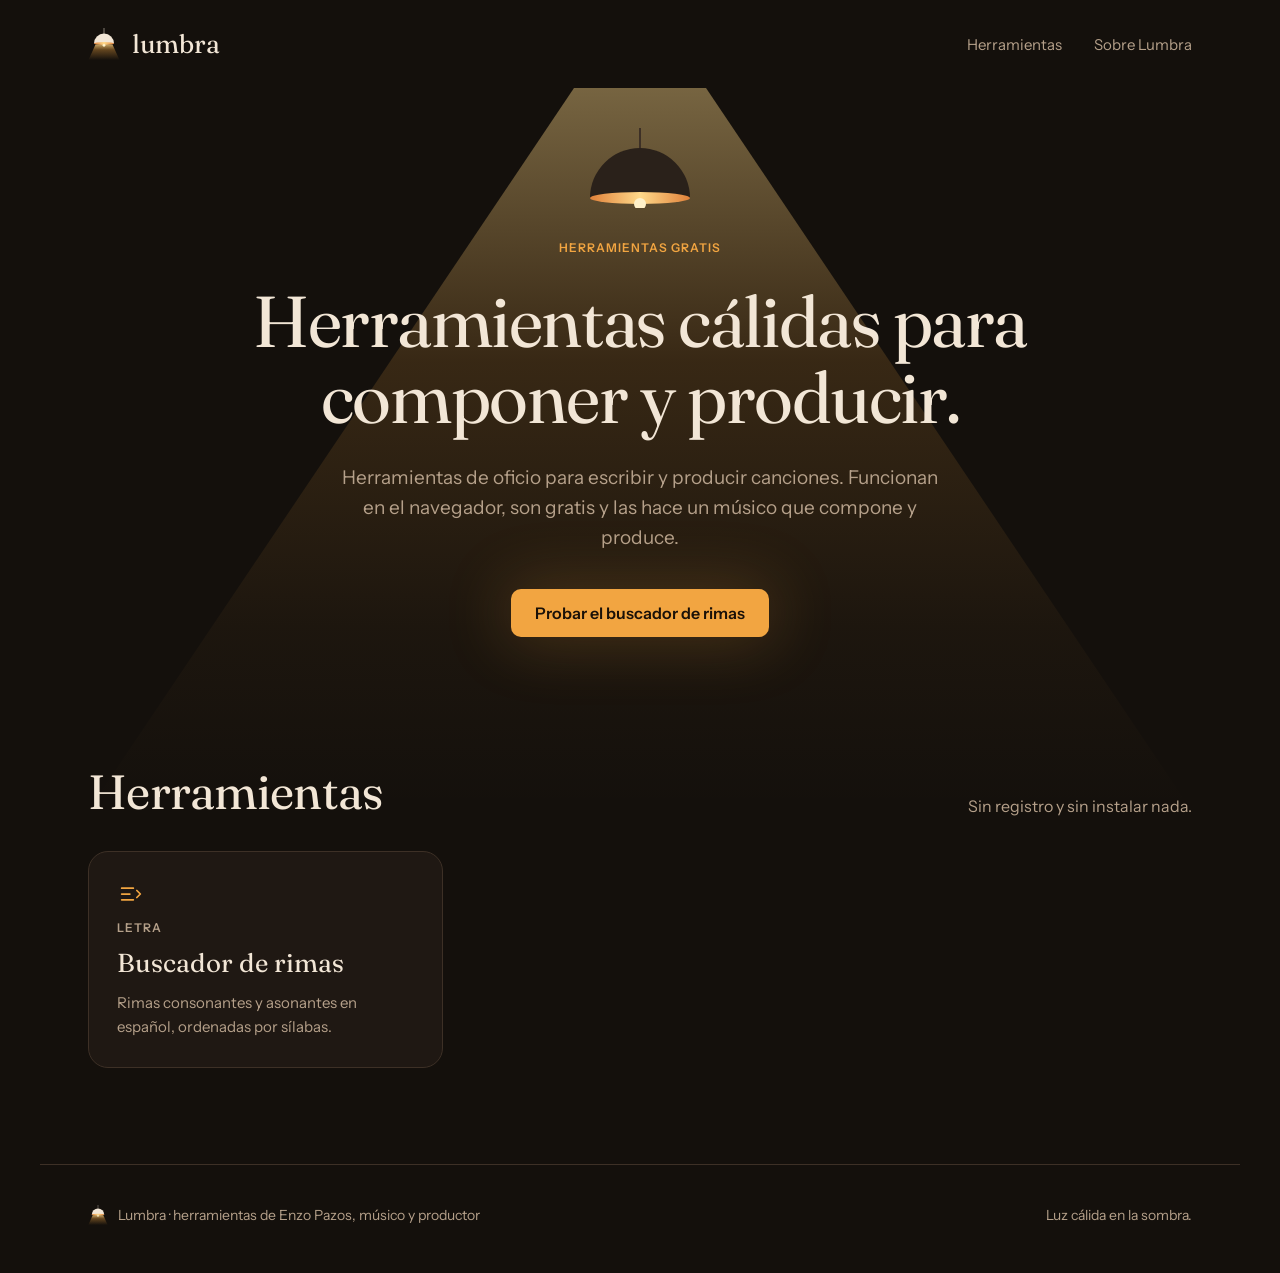
<file: index.html>
<!doctype html>
<html lang="es">
<head>
<meta charset="utf-8">
<meta name="robots" content="noindex, nofollow">
<meta name="viewport" content="width=device-width, initial-scale=1">
<title>Lumbra · Herramientas gratis para componer y producir música</title>
<meta name="description" content="Herramientas gratuitas para compositores y productores, empezando por un buscador de rimas en español. Funcionan en el navegador, sin registro.">
<link rel="icon" href="/assets/logo.svg" type="image/svg+xml">
<link rel="preconnect" href="https://fonts.googleapis.com">
<link rel="preconnect" href="https://fonts.gstatic.com" crossorigin>
<link rel="stylesheet" href="https://fonts.googleapis.com/css2?family=Fraunces:opsz,wght@9..144,300..600&amp;family=Instrument+Sans:wght@400..700&amp;family=JetBrains+Mono:wght@400;500&amp;display=swap">
<link rel="stylesheet" href="/assets/estilo.css">
</head>
<body>

<header class="wrap cabecera">
  <a href="/" class="marca"><img src="/assets/logo.svg" alt=""><span>lumbra</span></a>
  <nav class="nav" aria-label="Principal">
    <a href="#herramientas">Herramientas</a>
    <a href="#sobre">Sobre Lumbra</a>
  </nav>
</header>

<main>
<section class="hero">
  <div class="haz" aria-hidden="true"></div>
  <svg class="lampara" aria-hidden="true" viewBox="0 0 160 80">
    <rect x="79" y="0" width="2" height="22" fill="#3D3026"/>
    <path d="M30 70 A50 50 0 0 1 130 70 Z" fill="#2A211A"/>
    <defs><linearGradient id="hlip" x1="0" y1="0" x2="1" y2="0"><stop offset="0" stop-color="#E0813A"/><stop offset="0.5" stop-color="#FFD98A"/><stop offset="1" stop-color="#E0813A"/></linearGradient></defs>
    <ellipse cx="80" cy="70" rx="50" ry="6" fill="url(#hlip)"/><circle cx="80" cy="76" r="6" fill="#FFF1C9"/>
  </svg>
  <div class="wrap hero-int">
    <p class="etiqueta" style="color:var(--ambar)">HERRAMIENTAS GRATIS</p>
    <h1>Herramientas cálidas para componer y producir.</h1>
    <p class="intro">Herramientas de oficio para escribir y producir canciones. Funcionan en el navegador, son gratis y las hace un músico que compone y produce.</p>
    <div class="botones">
      <a href="/rimas/" class="btn btn-luz">Probar el buscador de rimas</a>
    </div>
  </div>
</section>

<section id="herramientas" class="wrap seccion">
  <div class="titulo-sec">
    <h2>Herramientas</h2>
    <p>Sin registro y sin instalar nada.</p>
  </div>
  <div class="rejilla">
    <a href="/rimas/" class="tool">
      <svg aria-hidden="true" width="28" height="28" viewBox="0 0 24 24" fill="none" stroke="#F2A541" stroke-width="1.5" stroke-linecap="round" stroke-linejoin="round"><path d="M4 7h10M4 12h7M4 17h10"/><path d="M17 9l3 3-3 3"/></svg>
      <span class="cat">LETRA</span>
      <span class="nombre">Buscador de rimas</span>
      <span class="desc">Rimas consonantes y asonantes en español, ordenadas por sílabas.</span>
    </a>
  </div>
</section>


</main>

<footer id="sobre" class="wrap pie">
  <span><img src="/assets/logo.svg" alt="">Lumbra · herramientas de Enzo Pazos, músico y productor</span>
  <span>Luz cálida en la sombra.</span>
</footer>

</body>
</html>
</file>
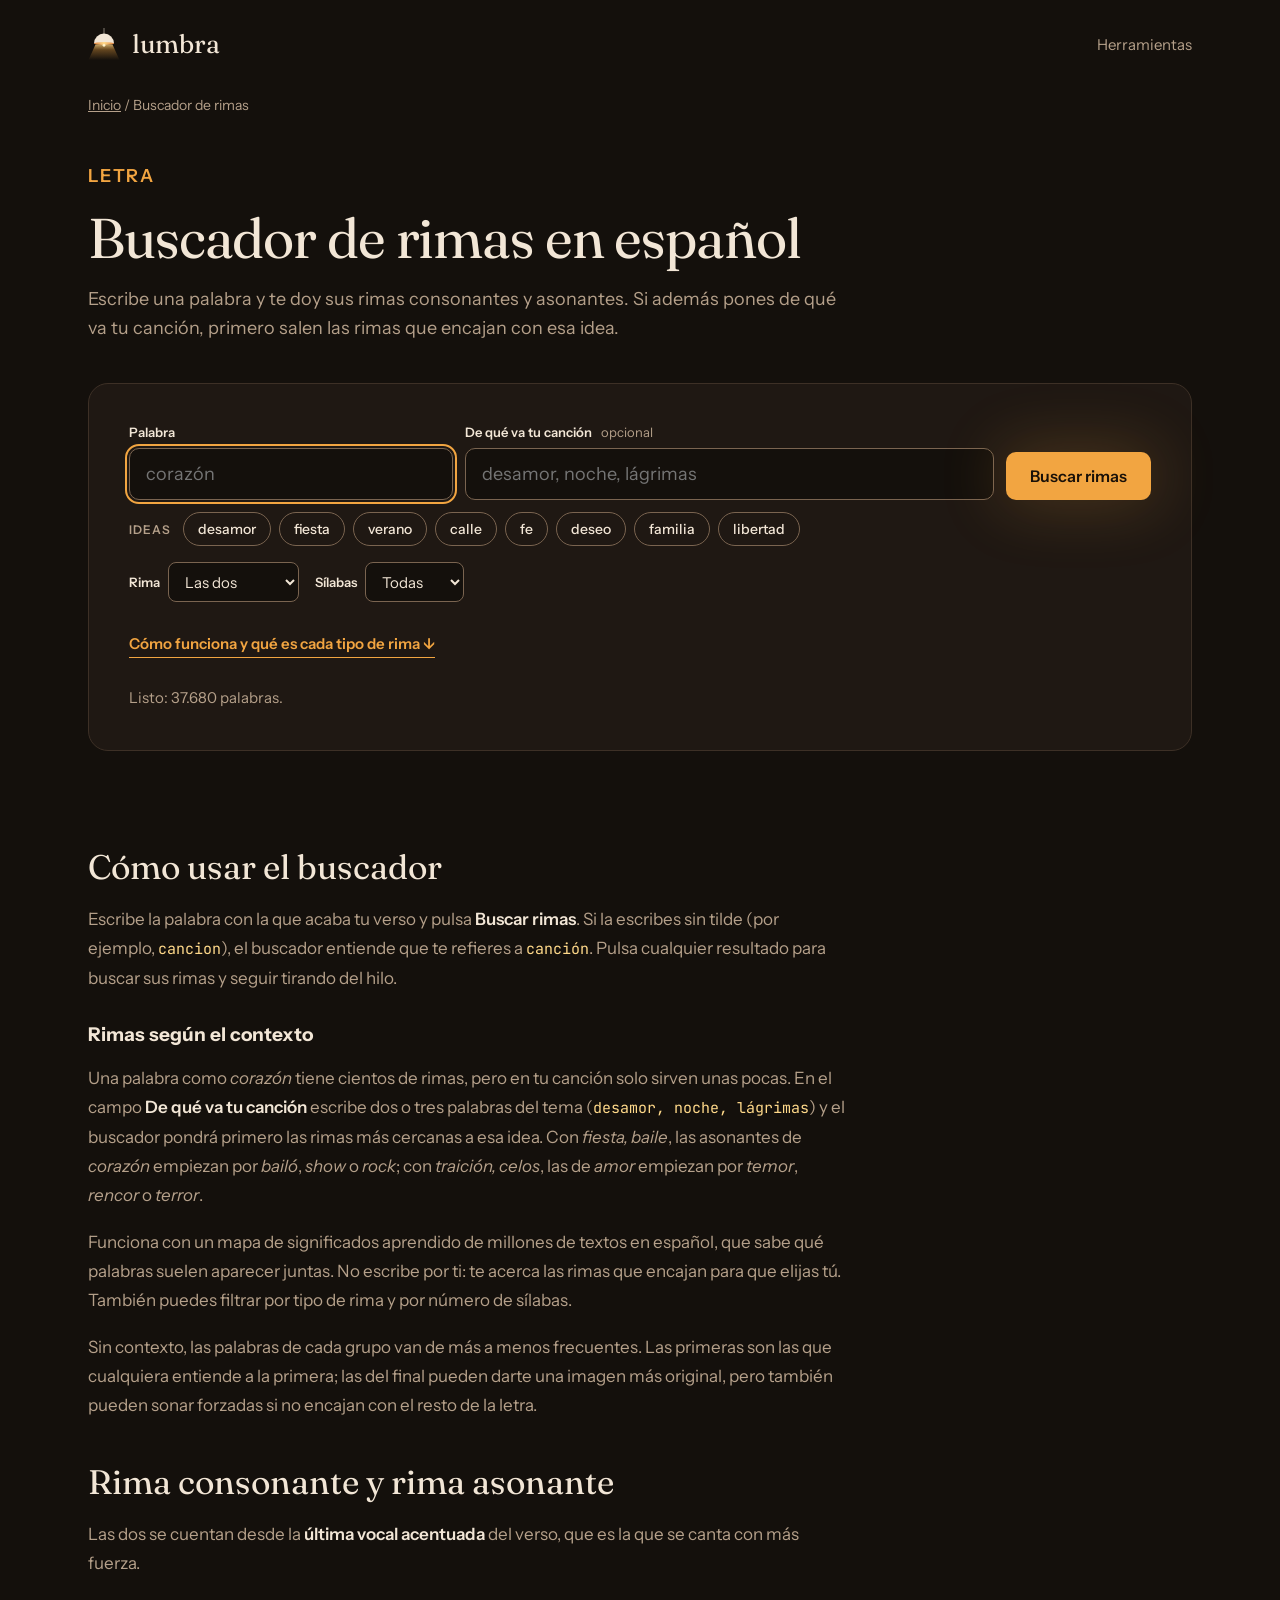
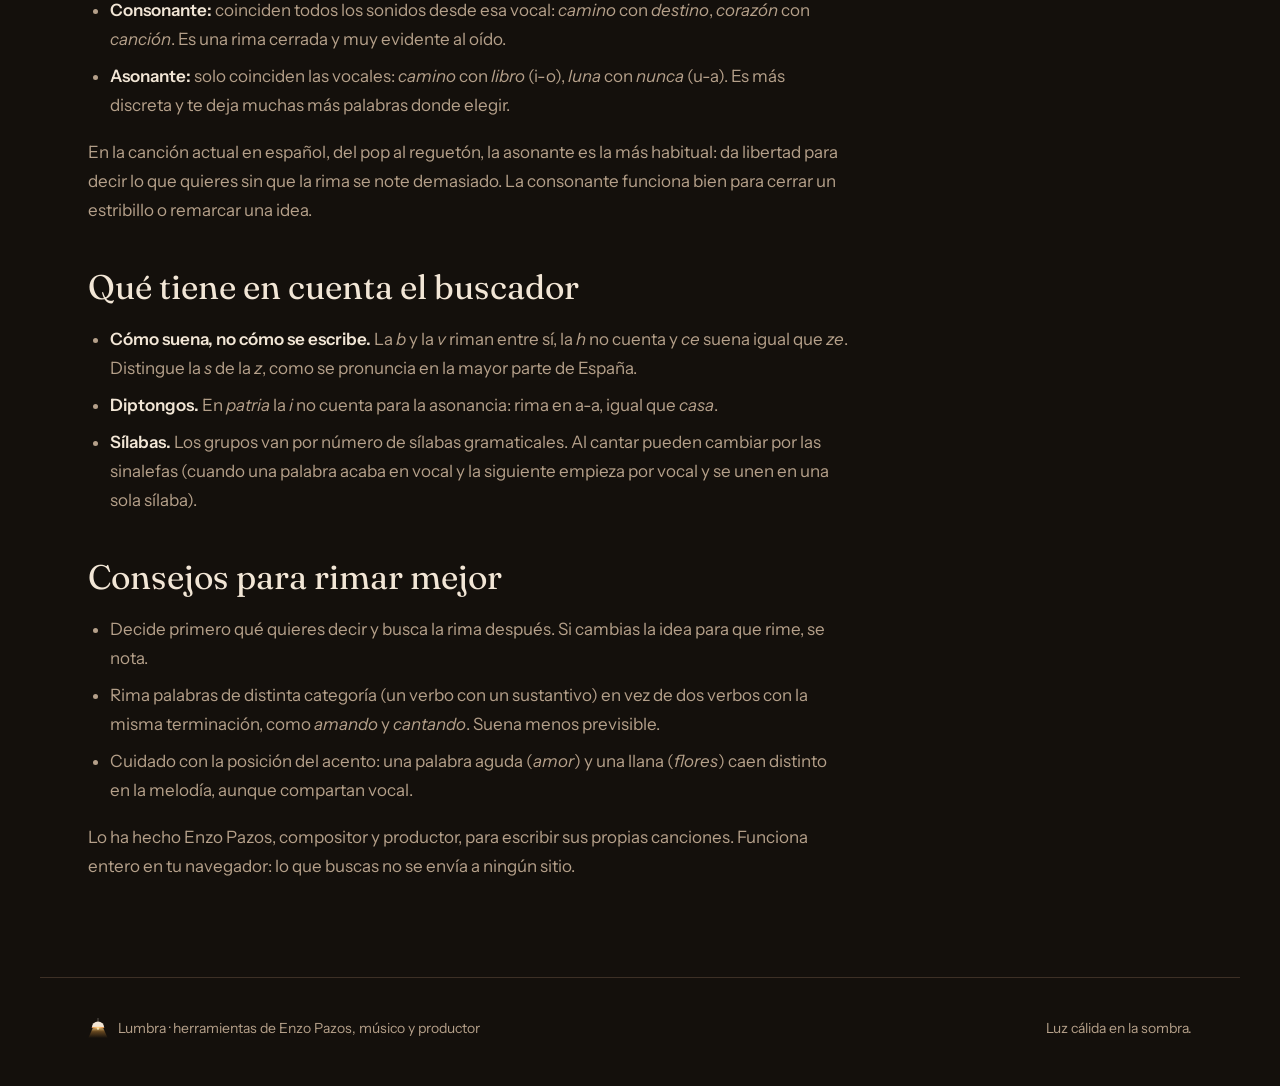
<file: rimas/index.html>
<!doctype html>
<html lang="es">
<head>
<meta charset="utf-8">
<meta name="robots" content="noindex, nofollow">
<meta name="viewport" content="width=device-width, initial-scale=1">
<title>Buscador de rimas en español: consonantes y asonantes · Lumbra</title>
<meta name="description" content="Encuentra palabras que riman en español. Rimas consonantes y asonantes filtradas por el tema de tu canción y por sílabas, gratis y sin registro. Pensado para escribir canciones.">
<link rel="icon" href="/assets/logo.svg" type="image/svg+xml">
<link rel="preconnect" href="https://fonts.googleapis.com">
<link rel="preconnect" href="https://fonts.gstatic.com" crossorigin>
<link rel="stylesheet" href="https://fonts.googleapis.com/css2?family=Fraunces:opsz,wght@9..144,300..600&amp;family=Instrument+Sans:wght@400..700&amp;family=JetBrains+Mono:wght@400;500&amp;display=swap">
<link rel="stylesheet" href="/assets/estilo.css">
<link rel="preload" href="/datos/palabras-es.txt" as="fetch" crossorigin>
</head>
<body>

<header class="wrap cabecera">
  <a href="/" class="marca"><img src="/assets/logo.svg" alt=""><span>lumbra</span></a>
  <nav class="nav" aria-label="Principal">
    <a href="/#herramientas">Herramientas</a>
  </nav>
</header>

<main class="wrap">
  <p class="miga"><a href="/">Inicio</a> / Buscador de rimas</p>

  <div class="cab-tool">
    <p class="etiqueta" style="color:var(--ambar)">LETRA</p>
    <h1>Buscador de rimas en español</h1>
    <p>Escribe una palabra y te doy sus rimas consonantes y asonantes. Si además pones de qué va tu canción, primero salen las rimas que encajan con esa idea.</p>
  </div>

  <section class="panel-tool" id="buscador" aria-label="Buscador">
    <form class="buscador" id="form" role="search">
      <div class="campo campo-palabra">
        <label for="palabra">Palabra</label>
        <input id="palabra" name="p" type="search" autocomplete="off" autocapitalize="off" spellcheck="false" placeholder="corazón" required>
      </div>
      <div class="campo campo-contexto">
        <label for="contexto">De qué va tu canción <span class="opcional">opcional</span></label>
        <input id="contexto" name="c" type="text" autocomplete="off" autocapitalize="off" placeholder="desamor, noche, lágrimas">
      </div>
      <button type="submit" class="btn btn-luz">Buscar rimas</button>
      <div class="filtros">
        <div class="ideas" aria-label="Ideas de contexto">
          <span class="etq">Ideas</span>
          <button type="button" data-c="desamor, lágrimas, adiós">desamor</button>
          <button type="button" data-c="fiesta, baile, noche">fiesta</button>
          <button type="button" data-c="mar, playa, verano">verano</button>
          <button type="button" data-c="barrio, calle, dinero">calle</button>
          <button type="button" data-c="fe, dios, esperanza">fe</button>
          <button type="button" data-c="beso, deseo, piel">deseo</button>
          <button type="button" data-c="familia, madre, hogar">familia</button>
          <button type="button" data-c="libertad, viaje, carretera">libertad</button>
        </div>
        <div class="selectores">
          <label>Rima
            <select id="tipo" name="t">
              <option value="">Las dos</option>
              <option value="c">Consonante</option>
              <option value="a">Asonante</option>
            </select>
          </label>
          <label>Sílabas
            <select id="silabas" name="s">
              <option value="">Todas</option>
              <option value="1">1</option>
              <option value="2">2</option>
              <option value="3">3</option>
              <option value="4">4 o más</option>
            </select>
          </label>
        </div>
      </div>
    </form>
    <a href="#como-funciona" class="ir-info">Cómo funciona y qué es cada tipo de rima ↓</a>
    <p class="estado" id="estado" aria-live="polite">Cargando el diccionario…</p>
    <div class="resultados" id="resultados" hidden></div>
  </section>

  <article class="texto-largo" id="como-funciona">
    <h2>Cómo usar el buscador</h2>
    <p>Escribe la palabra con la que acaba tu verso y pulsa <strong>Buscar rimas</strong>. Si la escribes sin tilde (por ejemplo, <code>cancion</code>), el buscador entiende que te refieres a <code>canción</code>. Pulsa cualquier resultado para buscar sus rimas y seguir tirando del hilo.</p>
    <h3>Rimas según el contexto</h3>
    <p>Una palabra como <em>corazón</em> tiene cientos de rimas, pero en tu canción solo sirven unas pocas. En el campo <strong>De qué va tu canción</strong> escribe dos o tres palabras del tema (<code>desamor, noche, lágrimas</code>) y el buscador pondrá primero las rimas más cercanas a esa idea. Con <em>fiesta, baile</em>, las asonantes de <em>corazón</em> empiezan por <em>bailó</em>, <em>show</em> o <em>rock</em>; con <em>traición, celos</em>, las de <em>amor</em> empiezan por <em>temor</em>, <em>rencor</em> o <em>terror</em>.</p>
    <p>Funciona con un mapa de significados aprendido de millones de textos en español, que sabe qué palabras suelen aparecer juntas. No escribe por ti: te acerca las rimas que encajan para que elijas tú. También puedes filtrar por tipo de rima y por número de sílabas.</p>
    <p>Sin contexto, las palabras de cada grupo van de más a menos frecuentes. Las primeras son las que cualquiera entiende a la primera; las del final pueden darte una imagen más original, pero también pueden sonar forzadas si no encajan con el resto de la letra.</p>

    <h2>Rima consonante y rima asonante</h2>
    <p>Las dos se cuentan desde la <strong>última vocal acentuada</strong> del verso, que es la que se canta con más fuerza.</p>
    <ul>
      <li><strong>Consonante:</strong> coinciden todos los sonidos desde esa vocal: <em>camino</em> con <em>destino</em>, <em>corazón</em> con <em>canción</em>. Es una rima cerrada y muy evidente al oído.</li>
      <li><strong>Asonante:</strong> solo coinciden las vocales: <em>camino</em> con <em>libro</em> (i-o), <em>luna</em> con <em>nunca</em> (u-a). Es más discreta y te deja muchas más palabras donde elegir.</li>
    </ul>
    <p>En la canción actual en español, del pop al reguetón, la asonante es la más habitual: da libertad para decir lo que quieres sin que la rima se note demasiado. La consonante funciona bien para cerrar un estribillo o remarcar una idea.</p>

    <h2>Qué tiene en cuenta el buscador</h2>
    <ul>
      <li><strong>Cómo suena, no cómo se escribe.</strong> La <em>b</em> y la <em>v</em> riman entre sí, la <em>h</em> no cuenta y <em>ce</em> suena igual que <em>ze</em>. Distingue la <em>s</em> de la <em>z</em>, como se pronuncia en la mayor parte de España.</li>
      <li><strong>Diptongos.</strong> En <em>patria</em> la <em>i</em> no cuenta para la asonancia: rima en a-a, igual que <em>casa</em>.</li>
      <li><strong>Sílabas.</strong> Los grupos van por número de sílabas gramaticales. Al cantar pueden cambiar por las sinalefas (cuando una palabra acaba en vocal y la siguiente empieza por vocal y se unen en una sola sílaba).</li>
    </ul>

    <h2>Consejos para rimar mejor</h2>
    <ul>
      <li>Decide primero qué quieres decir y busca la rima después. Si cambias la idea para que rime, se nota.</li>
      <li>Rima palabras de distinta categoría (un verbo con un sustantivo) en vez de dos verbos con la misma terminación, como <em>amando</em> y <em>cantando</em>. Suena menos previsible.</li>
      <li>Cuidado con la posición del acento: una palabra aguda (<em>amor</em>) y una llana (<em>flores</em>) caen distinto en la melodía, aunque compartan vocal.</li>
    </ul>
    <p>Lo ha hecho Enzo Pazos, compositor y productor, para escribir sus propias canciones. Funciona entero en tu navegador: lo que buscas no se envía a ningún sitio.</p>
  </article>
</main>

<footer class="wrap pie">
  <span><img src="/assets/logo.svg" alt="">Lumbra · herramientas de Enzo Pazos, músico y productor</span>
  <span>Luz cálida en la sombra.</span>
</footer>

<a href="#buscador" class="volver" id="volver" hidden>↑ Buscar otra palabra</a>

<script src="/assets/rimas.js"></script>
<script>
(function () {
  var form = document.getElementById('form');
  var input = document.getElementById('palabra');
  var inputCtx = document.getElementById('contexto');
  var selTipo = document.getElementById('tipo');
  var selSil = document.getElementById('silabas');
  var estado = document.getElementById('estado');
  var caja = document.getElementById('resultados');
  var dicc = null, vectores = null;
  var VISIBLES = 16;      // por grupo de sílabas, sin contexto
  var VISIBLES_CTX = 24;  // con contexto, las más afines primero

  function el(tag, attrs, texto) {
    var e = document.createElement(tag);
    if (attrs) for (var k in attrs) e.setAttribute(k, attrs[k]);
    if (texto != null) e.textContent = texto;
    return e;
  }

  // El archivo de significados (≈2 MB) solo se descarga si se usa el contexto.
  function cargarVectores() {
    if (!vectores) {
      vectores = fetch('/datos/vectores-es.bin').then(function (res) {
        if (!res.ok) throw new Error(res.status);
        return res.arrayBuffer();
      }).then(function (b) { dicc.cargarVectores(b); }).catch(function (e) { vectores = null; throw e; });
    }
    return vectores;
  }

  function enlace(w) {
    var li = el('li');
    var a = el('a', { href: '?p=' + encodeURIComponent(w) }, w);
    a.addEventListener('click', function (ev) { ev.preventDefault(); input.value = w; buscar(true); window.scrollTo({ top: form.offsetTop - 20, behavior: 'smooth' }); });
    li.appendChild(a);
    return li;
  }

  function lista(palabras, n) {
    var ul = el('ul', { 'class': 'palabras' });
    palabras.slice(0, n).forEach(function (w) { ul.appendChild(enlace(w)); });
    var frag = document.createDocumentFragment();
    frag.appendChild(ul);
    if (palabras.length > n) {
      var mostradas = n;
      var b = el('button', { type: 'button', 'class': 'mas' });
      var rotulo = function () { b.textContent = 'Ver ' + Math.min(n, palabras.length - mostradas) + ' más'; };
      rotulo();
      b.addEventListener('click', function () {
        palabras.slice(mostradas, mostradas + n).forEach(function (w) { ul.appendChild(enlace(w)); });
        mostradas += n;
        if (mostradas >= palabras.length) b.remove(); else rotulo();
      });
      frag.appendChild(b);
    }
    return frag;
  }

  function bloque(titulo, datos, conContexto, vacio) {
    var g = el('div', { 'class': 'grupo' });
    g.appendChild(el('h2', null, titulo));
    if (!datos.length) { g.appendChild(el('p', { 'class': 'estado' }, vacio)); return g; }
    if (conContexto) {
      g.appendChild(lista(datos.map(function (x) { return x.palabra; }), VISIBLES_CTX));
      return g;
    }
    datos.forEach(function (gr) {
      g.appendChild(el('h3', null, gr.silabas === 1 ? '1 sílaba' : gr.silabas + ' sílabas'));
      g.appendChild(lista(gr.palabras, VISIBLES));
    });
    return g;
  }

  function guardarURL(p) {
    var q = new URLSearchParams();
    q.set('p', p);
    if (inputCtx.value.trim()) q.set('c', inputCtx.value.trim());
    if (selTipo.value) q.set('t', selTipo.value);
    if (selSil.value) q.set('s', selSil.value);
    history.replaceState(null, '', '?' + q.toString());
  }

  function buscar(guardar) {
    if (!dicc) return;
    var textoCtx = inputCtx.value.trim();
    if (textoCtx && !dicc.vec) {
      estado.textContent = 'Cargando los significados para usar el contexto…';
      cargarVectores().then(function () { buscar(guardar); }, function () {
        estado.textContent = 'No he podido cargar el contexto. Te muestro todas las rimas.';
        pintar(null, guardar);
      });
      return;
    }
    pintar(textoCtx ? dicc.contexto(textoCtx) : null, guardar);
  }

  function pintar(ctx, guardar) {
    var opciones = { silabas: selSil.value ? Number(selSil.value) : 0 };
    if (ctx && ctx.vector) opciones.contexto = ctx.vector;
    var r = dicc.rimas(input.value, opciones);
    caja.innerHTML = '';
    if (!r) { caja.hidden = true; estado.textContent = 'Escribe una palabra en español, solo con letras.'; return; }
    input.value = r.palabra;
    document.title = 'Rimas con ' + r.palabra + ' · Lumbra';
    if (guardar) guardarURL(r.palabra);

    var aviso = r.sugerencia ? 'Mostrando rimas de «' + r.sugerencia + '». ' : (!r.conocida ? 'No tengo «' + r.palabra + '» en el diccionario, pero calculo sus rimas igualmente. ' : '');
    var tipo = selTipo.value;
    var cuenta = tipo === 'c' ? r.totalConsonantes + ' consonantes' : tipo === 'a' ? r.totalAsonantes + ' asonantes' : r.totalConsonantes + ' consonantes y ' + r.totalAsonantes + ' asonantes';
    estado.textContent = aviso + cuenta + (selSil.value ? ' de ' + selSil.options[selSil.selectedIndex].text.replace(' o más', '+') + ' sílabas' : '') + '.';

    var c = r.claves;
    caja.appendChild(el('p', { 'class': 'datos-palabra' }, r.palabra + ' · ' + c.silabas + (c.silabas === 1 ? ' sílaba' : ' sílabas') + ' · ' + (c.aguda ? 'aguda' : 'llana o esdrújula') + ' · vocales ' + c.asonante.toUpperCase()));

    if (ctx) {
      var nota = el('p', { 'class': 'nota-contexto' });
      if (ctx.vector) {
        nota.appendChild(document.createTextNode('Ordenadas por cercanía a: '));
        nota.appendChild(el('b', null, ctx.usadas.join(', ')));
        nota.appendChild(document.createTextNode('. Las primeras son las que mejor encajan.'));
      } else {
        nota.textContent = 'No reconozco ninguna palabra del contexto. Te muestro todas las rimas.';
      }
      if (ctx.vector && ctx.ignoradas.length) nota.appendChild(document.createTextNode(' No reconozco: ' + ctx.ignoradas.join(', ') + '.'));
      caja.appendChild(nota);
    }

    if (tipo !== 'a') caja.appendChild(bloque('CONSONANTES · -' + c.terminacion.toUpperCase(), r.consonantes, r.conContexto, 'No encuentro rimas consonantes con estos filtros. Prueba con las asonantes.'));
    if (!tipo) caja.appendChild(el('div', { 'class': 'separador' }));
    if (tipo !== 'c') caja.appendChild(bloque('ASONANTES · ' + c.asonante.toUpperCase(), r.asonantes, r.conContexto, 'No encuentro rimas asonantes con estos filtros.'));
    caja.hidden = false;
  }

  // Botón flotante para volver al buscador cuando ya no se ve
  var volver = document.getElementById('volver');
  if ('IntersectionObserver' in window) {
    new IntersectionObserver(function (e) { volver.hidden = e[0].isIntersecting; })
      .observe(document.getElementById('form'));
  }
  volver.addEventListener('click', function (ev) {
    ev.preventDefault();
    form.scrollIntoView({ behavior: 'smooth', block: 'center' });
    setTimeout(function () { input.focus({ preventScroll: true }); input.select(); }, 400);
  });

  form.addEventListener('submit', function (ev) { ev.preventDefault(); buscar(true); });
  [selTipo, selSil].forEach(function (s) {
    s.addEventListener('change', function () { if (input.value.trim()) buscar(true); });
  });
  inputCtx.addEventListener('focus', function () { if (dicc) cargarVectores().catch(function () {}); });
  Array.prototype.forEach.call(document.querySelectorAll('.ideas button'), function (b) {
    b.addEventListener('click', function () {
      inputCtx.value = b.getAttribute('data-c');
      if (input.value.trim()) buscar(true); else input.focus();
    });
  });

  fetch('/datos/palabras-es.txt').then(function (res) {
    if (!res.ok) throw new Error(res.status);
    return res.text();
  }).then(function (t) {
    dicc = new LumbraRimas.Diccionario(t);
    estado.textContent = 'Listo: ' + dicc.palabras.length.toLocaleString('es-ES') + ' palabras.';
    var q = new URLSearchParams(location.search);
    if (q.get('c')) inputCtx.value = q.get('c');
    if (q.get('t')) selTipo.value = q.get('t');
    if (q.get('s')) selSil.value = q.get('s');
    if (q.get('p')) { input.value = q.get('p'); buscar(false); } else input.focus();
  }).catch(function () {
    estado.textContent = 'No he podido cargar el diccionario. Recarga la página.';
  });
})();
</script>
</body>
</html>
</file>
<file: assets/estilo.css>
/* Lumbra — estilos comunes */
:root{
  --fondo:#14100C; --panel:#1F1813; --borde:#3D3026; --borde-fuerte:#7A6450;
  --texto:#F2E6D6; --suave:#B5A08A; --ambar:#F2A541; --ambar-claro:#FFD98A;
  --brasa:#E0813A; --resplandor:#3A2612; --linea-resp:#5A3E22; --azul:#7F93C9;
  --serif:Fraunces, Georgia, serif; --sans:'Instrument Sans', system-ui, sans-serif;
  --mono:'JetBrains Mono', ui-monospace, monospace;
}
*{box-sizing:border-box}
html{background:var(--fondo)}
body{margin:0;background:var(--fondo);color:var(--texto);font-family:var(--sans);overflow-x:hidden}
a{color:var(--ambar)}a:hover{color:var(--ambar-claro)}
.wrap{max-width:1200px;margin:0 auto;padding:0 48px}
.etiqueta{margin:0;font-size:12px;font-weight:600;letter-spacing:.08em}
.serif{font-family:var(--serif);font-weight:400}
.suave{color:var(--suave)}

/* Cabecera */
.cabecera{display:flex;align-items:center;justify-content:space-between;gap:24px;min-height:88px;flex-wrap:wrap}
.marca{display:flex;align-items:center;gap:12px;text-decoration:none;color:var(--texto)}
.marca img{width:32px;height:32px}
.marca span{font-family:var(--serif);font-size:26px;letter-spacing:-.01em}
.nav{display:flex;align-items:center;gap:32px;font-size:15px;flex-wrap:wrap}
.nav a{color:var(--suave);text-decoration:none}
.nav a:hover{color:var(--texto)}
.idioma{display:inline-flex;border:1px solid var(--borde-fuerte);border-radius:999px;overflow:hidden;font-size:12px;font-weight:600;letter-spacing:.08em}
.idioma a{padding:6px 12px;color:var(--azul);text-decoration:none}
.idioma a[aria-current]{background:var(--azul);color:var(--fondo)}

/* Botones */
.btn{display:inline-flex;align-items:center;min-height:48px;padding:0 24px;border-radius:10px;font:600 16px/1 var(--sans);text-decoration:none;cursor:pointer}
.btn-luz{background:var(--ambar);color:#1A1108;border:0;box-shadow:0 0 64px 4px rgba(242,165,65,.22)}
.btn-luz:hover{background:var(--ambar-claro);color:#1A1108}
.btn-linea{color:var(--texto);border:1px solid var(--borde-fuerte);background:transparent}
.btn-linea:hover{color:var(--texto);border-color:var(--suave)}

/* Portada */
.hero{position:relative;padding:40px 0 128px;text-align:center}
.haz{position:absolute;left:50%;top:0;width:1100px;height:720px;transform:translateX(-50%);clip-path:polygon(44% 0,56% 0,100% 100%,0 100%);background:linear-gradient(180deg,rgba(255,217,138,.42) 0%,rgba(242,165,65,.16) 38%,rgba(242,165,65,.04) 75%,rgba(242,165,65,0) 100%);pointer-events:none}
.lampara{position:relative;display:block;width:160px;height:80px;margin:0 auto 32px}
.hero-int{position:relative;display:flex;flex-direction:column;align-items:center;gap:28px}
.hero h1{margin:0;max-width:900px;font-family:var(--serif);font-weight:400;font-size:72px;line-height:76px;letter-spacing:-.02em}
.hero p.intro{margin:0;max-width:620px;font-size:19px;line-height:30px;color:var(--suave)}
.botones{display:flex;gap:16px;align-items:center;flex-wrap:wrap;justify-content:center;margin-top:8px}

.seccion{padding-bottom:96px}
.titulo-sec{display:flex;justify-content:space-between;align-items:end;gap:16px;flex-wrap:wrap;margin-bottom:32px}
.titulo-sec h2{margin:0;font-family:var(--serif);font-weight:400;font-size:48px;line-height:54px;letter-spacing:-.015em}
.titulo-sec p{margin:0;max-width:420px;font-size:16px;line-height:26px;color:var(--suave)}
.rejilla{display:grid;grid-template-columns:repeat(auto-fill,minmax(300px,1fr));gap:20px}
.tool{background:var(--panel);border:1px solid var(--borde);border-radius:20px;padding:28px;display:flex;flex-direction:column;gap:12px;text-decoration:none;color:var(--texto);transition:background .2s,box-shadow .2s}
a.tool:hover{background:var(--resplandor);box-shadow:0 0 64px 4px rgba(242,165,65,.22);color:var(--texto)}
.tool .nombre{font-family:var(--serif);font-size:26px;line-height:32px}
.tool .desc{font-size:15px;line-height:24px;color:var(--suave)}
.tool .cat{font-size:12px;font-weight:600;letter-spacing:.08em;color:var(--suave)}
.tool.pronto{opacity:.62}
.tool .pronto-txt{font-size:12px;font-weight:600;letter-spacing:.08em;color:var(--brasa)}

.plugins{border-top:1px solid var(--borde);padding-top:96px;display:grid;grid-template-columns:repeat(auto-fit,minmax(320px,1fr));gap:64px;align-items:center}
.plugins h2{margin:0;font-family:var(--serif);font-weight:400;font-size:48px;line-height:54px;letter-spacing:-.015em}
.plugins p{margin:0;font-size:17px;line-height:28px;color:var(--suave)}
.plugins .col{display:flex;flex-direction:column;gap:20px}
.perilla{background:radial-gradient(ellipse at 50% 0%,#2A1F17,#1F1813 70%);border:1px solid var(--borde);border-radius:20px;padding:40px;display:flex;justify-content:center}

.aviso{position:relative;overflow:hidden;background:var(--panel);border:1px solid var(--borde);border-radius:20px;padding:56px 40px;display:flex;flex-direction:column;align-items:center;gap:20px;text-align:center}
.aviso::before{content:"";position:absolute;left:50%;top:0;width:640px;height:320px;transform:translateX(-50%);background:radial-gradient(ellipse at 50% 0%,rgba(242,165,65,.2),rgba(242,165,65,0) 70%);pointer-events:none}
.aviso > *{position:relative}
.aviso h2{margin:0;font-family:var(--serif);font-weight:400;font-size:36px;line-height:42px}
.aviso p{margin:0;max-width:480px;font-size:16px;line-height:26px;color:var(--suave)}
.aviso form{display:flex;gap:12px;flex-wrap:wrap;justify-content:center;width:100%;max-width:520px}

input[type=text],input[type=email],input[type=search]{height:52px;padding:0 16px;border-radius:10px;border:1px solid var(--borde-fuerte);background:var(--fondo);color:var(--texto);font:400 18px var(--sans)}
input:focus-visible,a:focus-visible,button:focus-visible{outline:2px solid var(--ambar);outline-offset:2px}
.aviso input{flex:1 1 260px;font-size:16px}
.oculto{position:absolute!important;width:1px;height:1px;overflow:hidden;clip:rect(0 0 0 0);white-space:nowrap}

.pie{border-top:1px solid var(--borde);padding-top:40px;padding-bottom:48px;display:flex;justify-content:space-between;gap:24px;flex-wrap:wrap;font-size:14px;color:var(--suave)}
.pie span{display:flex;align-items:center;gap:10px}
.pie img{width:20px;height:20px}

/* Páginas de herramienta */
.miga{font-size:14px;color:var(--suave);margin:8px 0 24px}
.miga a{color:var(--suave)}
.cab-tool{display:flex;flex-direction:column;gap:16px;padding:24px 0 40px;max-width:760px}
.cab-tool h1{margin:0;font-family:var(--serif);font-weight:400;font-size:56px;line-height:62px;letter-spacing:-.02em}
.cab-tool p{margin:0;font-size:18px;line-height:29px;color:var(--suave)}
.panel-tool{background:var(--panel);border:1px solid var(--borde);border-radius:20px;padding:40px;display:flex;flex-direction:column;gap:28px}
.buscador{display:flex;gap:12px;flex-wrap:wrap;align-items:end}
.buscador .campo{display:flex;flex-direction:column;gap:8px;flex:1 1 280px}
.buscador label{font-size:13px;font-weight:600}
.buscador input{width:100%;min-width:0}
.buscador .campo-palabra{flex:1 1 220px}
.buscador .campo-contexto{flex:2 1 320px}
.opcional{font-weight:400;color:var(--suave);margin-left:6px}
.filtros{flex:1 1 100%;display:flex;justify-content:space-between;align-items:center;gap:16px 32px;flex-wrap:wrap}
.ideas{display:flex;flex-wrap:wrap;gap:8px;align-items:center}
.etq{font-size:12px;font-weight:600;letter-spacing:.08em;color:var(--suave);text-transform:uppercase;margin-right:4px}
.ideas button{background:none;border:1px solid var(--borde-fuerte);color:var(--texto);border-radius:999px;padding:6px 14px;font:500 14px var(--sans);cursor:pointer;min-height:34px}
.ideas button:hover{border-color:var(--ambar);color:var(--ambar-claro)}
.selectores{display:flex;gap:16px;flex-wrap:wrap}
.selectores label{display:flex;align-items:center;gap:8px;font-size:13px;font-weight:600}
select{height:40px;padding:0 12px;border-radius:8px;border:1px solid var(--borde-fuerte);background:var(--fondo);color:var(--texto);font:400 15px var(--sans)}
.nota-contexto{margin:0;font-size:15px;line-height:24px;color:var(--suave)}
.nota-contexto b{color:var(--ambar-claro);font-weight:600}
.resultados{background:var(--resplandor);border-radius:16px;padding:32px;display:flex;flex-direction:column;gap:28px}
.resultados[hidden]{display:none}
.grupo{display:flex;flex-direction:column;gap:12px}
.grupo h2{margin:0;font-size:12px;font-weight:600;letter-spacing:.08em;color:var(--ambar-claro)}
.grupo h3{margin:6px 0 0;font-size:13px;font-weight:600;color:var(--suave)}
.palabras{margin:0;padding:0;list-style:none;display:flex;flex-wrap:wrap;gap:6px 18px;font-family:var(--mono);font-size:18px;line-height:30px}
.palabras a{color:var(--texto);text-decoration:none;border-bottom:1px solid transparent}
.palabras a:hover{color:var(--ambar-claro);border-bottom-color:var(--ambar-claro)}
.separador{height:1px;background:var(--linea-resp)}
.estado{margin:0;color:var(--suave);font-size:15px;line-height:24px}
.datos-palabra{font-family:var(--mono);font-size:14px;color:var(--suave);margin:0}
.datos-palabra b{color:var(--texto);font-weight:500}
.mas{align-self:flex-start;background:none;border:1px solid var(--linea-resp);color:var(--ambar-claro);border-radius:8px;padding:8px 14px;font:600 14px var(--sans);cursor:pointer;min-height:40px}

.texto-largo{scroll-margin-top:24px;max-width:760px;padding:72px 0 96px;display:flex;flex-direction:column;gap:18px}
.texto-largo h2{margin:24px 0 0;font-family:var(--serif);font-weight:400;font-size:34px;line-height:40px}
.texto-largo h3{margin:12px 0 0;font-size:19px}
.texto-largo p,.texto-largo li{margin:0;font-size:17px;line-height:29px;color:var(--suave)}
.texto-largo ul{margin:0;padding-left:22px;display:flex;flex-direction:column;gap:8px}
.texto-largo strong{color:var(--texto);font-weight:600}
.texto-largo code{font-family:var(--mono);font-size:15px;color:var(--ambar-claro)}

.ir-info{align-self:flex-start;font-size:15px;font-weight:600;text-decoration:none;border-bottom:1px solid currentColor;padding:4px 0}
.volver{position:fixed;right:20px;bottom:20px;z-index:10;display:inline-flex;align-items:center;min-height:48px;padding:0 20px;border-radius:999px;background:var(--ambar);color:#1A1108;font:600 15px/1 var(--sans);text-decoration:none;box-shadow:0 8px 32px rgba(0,0,0,.5),0 0 48px rgba(242,165,65,.25)}
.volver:hover{background:var(--ambar-claro);color:#1A1108}
.volver[hidden]{display:none}
html{scroll-behavior:smooth}
@media (max-width:720px){
  .wrap{padding:0 20px}
  .hero h1{font-size:44px;line-height:48px}
  .cab-tool h1{font-size:40px;line-height:46px}
  .titulo-sec h2,.plugins h2{font-size:38px;line-height:44px}
  .panel-tool{padding:24px}
  .resultados{padding:22px}
  .nav{gap:18px}
}
</file>
